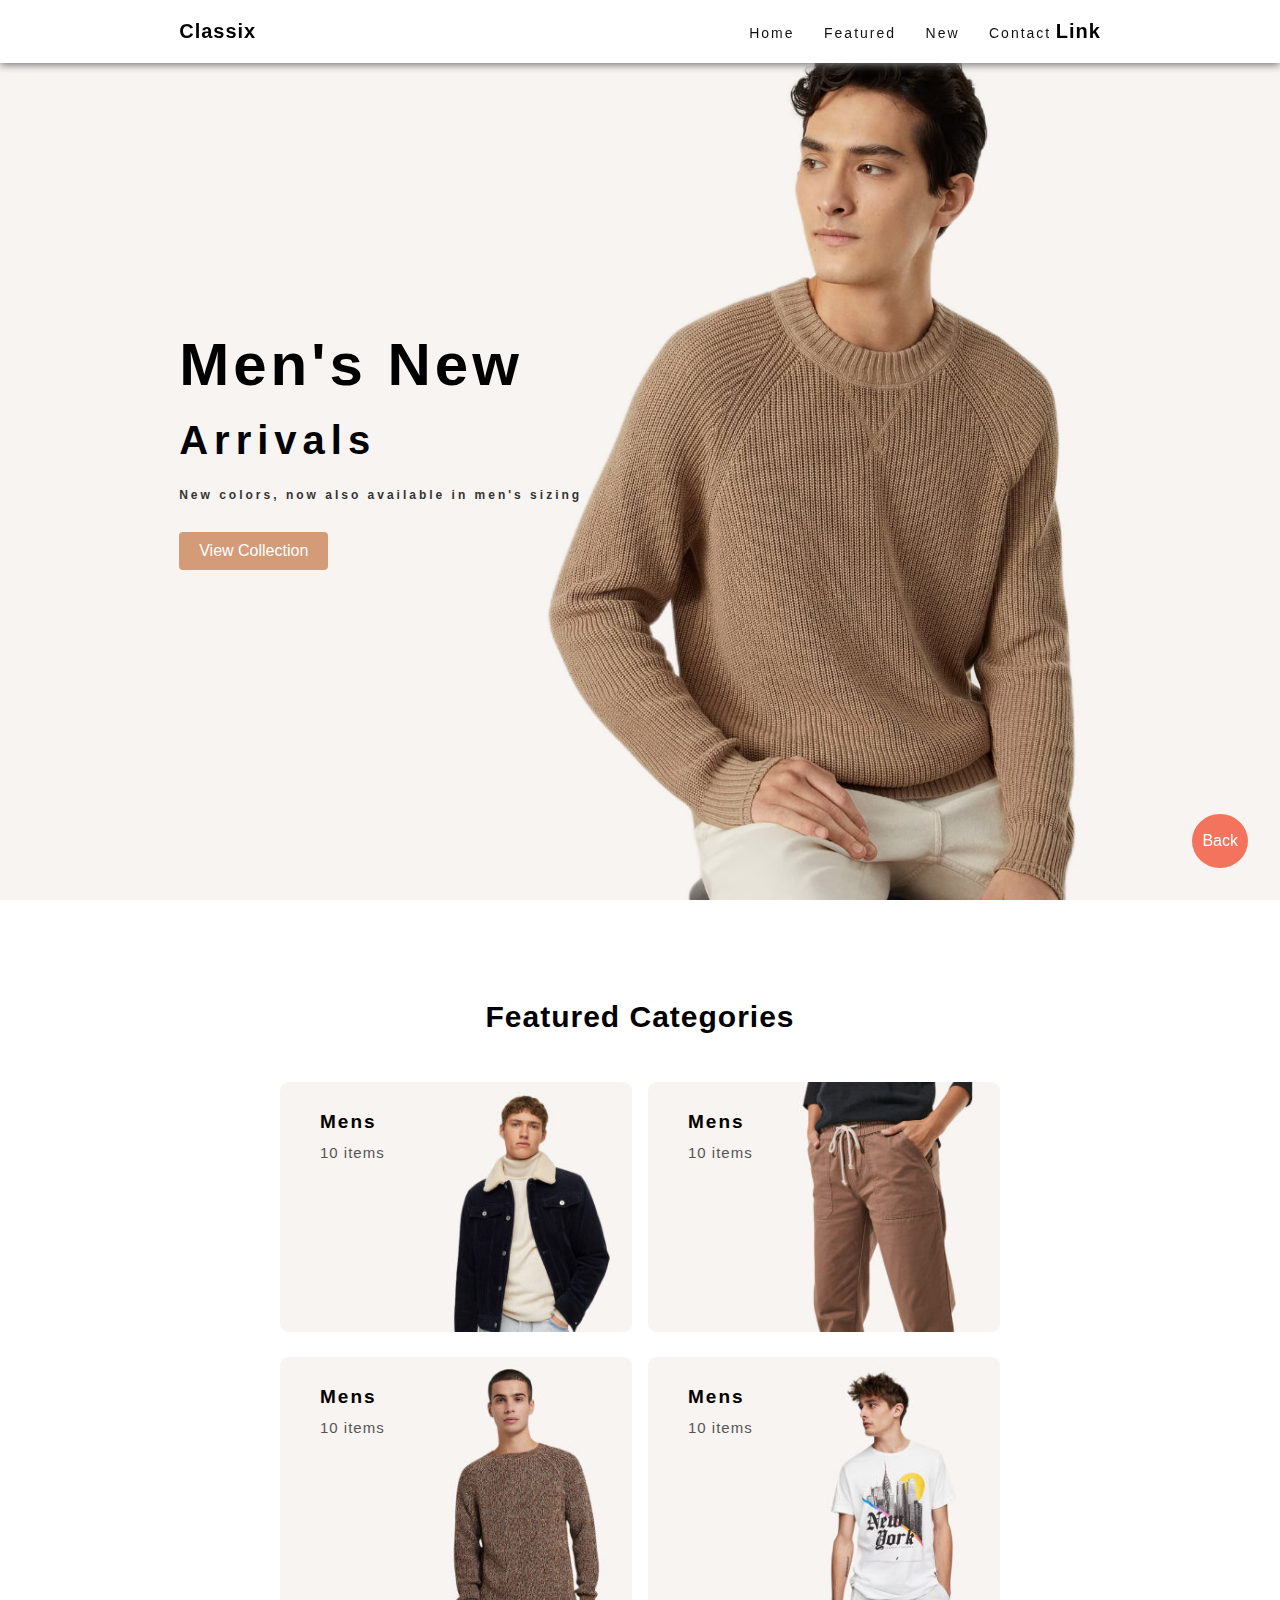
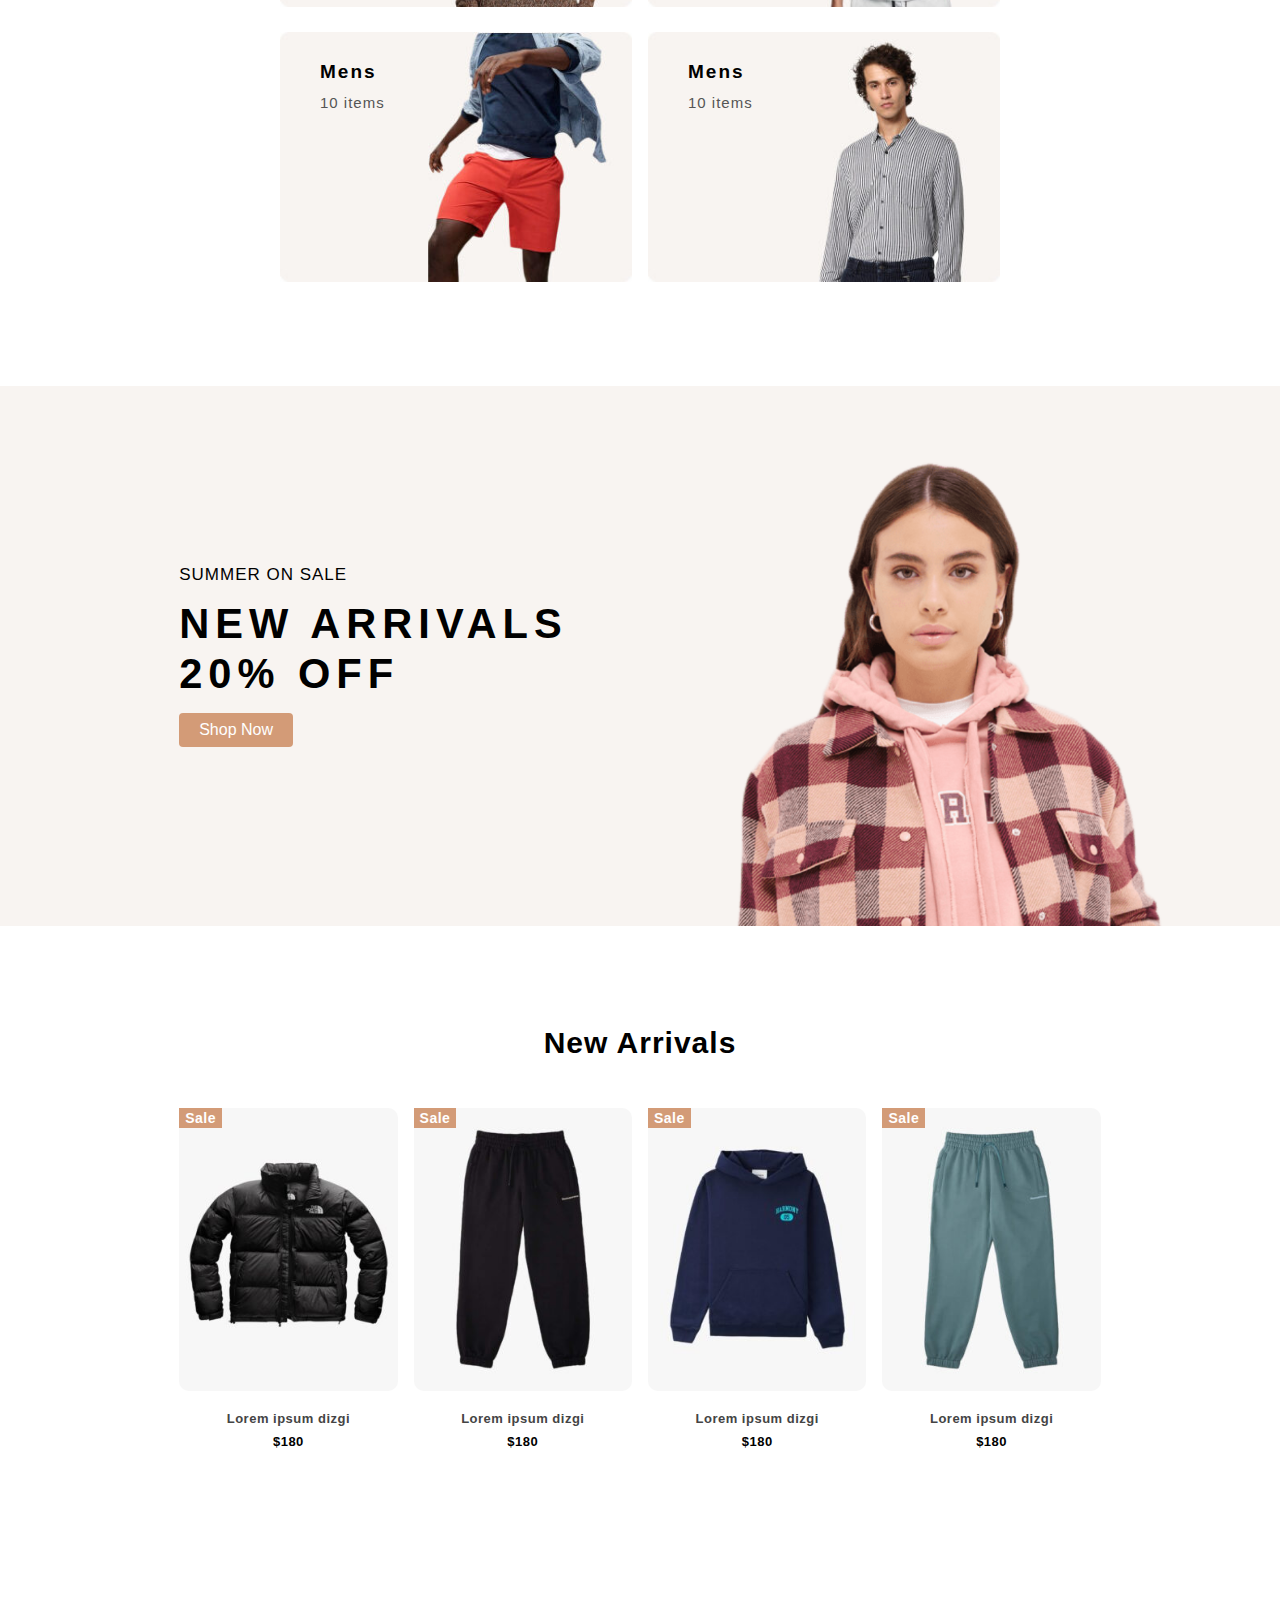
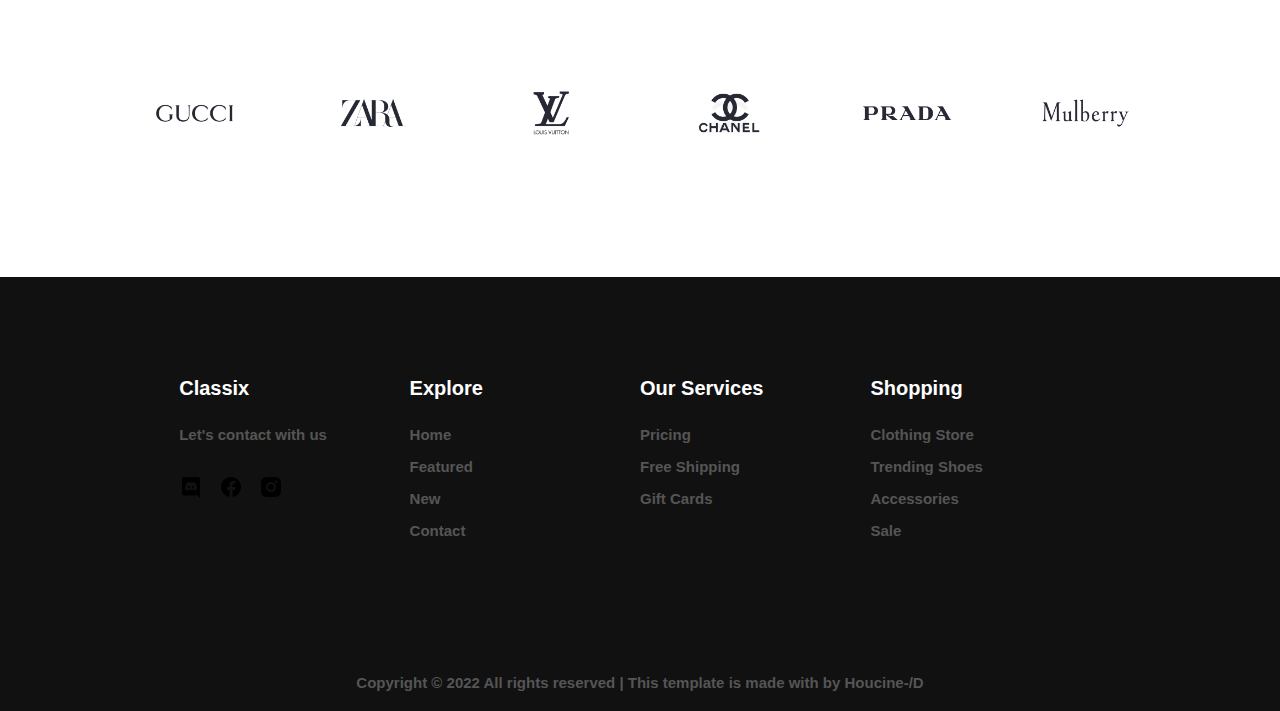
<file: index.html>
<!DOCTYPE html>
<html lang="en">
<head>
  <meta charset="UTF-8">
  <meta http-equiv="X-UA-Compatible" content="IE=edge">
  <meta name="viewport" content="width=device-width, initial-scale=1.0">
  <title>Ecommerce-Website</title>
  <link rel="stylesheet" href="Css/style.css">
</head>
<body>

  <!--Header start-->
  <header>
    <nav>
      <a href="#">Classix</a>
      <ul>
        <li><a href="#home">Home</a></li>
        <li><a href="#featured">Featured</a></li>
        <li><a href="#new">New</a></li>
        <li><a href="#contact">Contact</a></li>
        <a href="test.html">Link</a>
      </ul>
    </nav>
  </header>
  <!--Header End-->

  <!--Home start-->
  <section class="home" id="home">
    <div class="home-text">
      <h1>Men's New<br><span>Arrivals</span></h1>
      <h2>New colors, now also available in men's sizing</h2>
      <a class="btn" href="#">View Collection</a>
    </div>
  </section>
  <!--Home end-->

  <!--Featured start-->
  <section class="featured" id="featured">
    <div class="center-txt">
      <h1>Featured Categories</h1>
    </div>
    
    <div class="featured-content">
      <div>
        <img src="img/fea1.jpg">
        <h2>Mens<br><span>10 items</span></h2>
      </div>

      <div>
        <img src="img/fea2.jpg">
        <h2>Mens<br><span>10 items</span></h2>
      </div>

      <div>
        <img src="img/fea3.jpg">
        <h2>Mens<br><span>10 items</span></h2>
      </div>

      <div>
        <img src="img/fea4.jpg">
        <h2>Mens<br><span>10 items</span></h2>
      </div>

      <div>
        <img src="img/fea5.jpg">
        <h2>Mens<br><span>10 items</span></h2>
      </div>

      <div>
        <img src="img/fea6.jpg">
        <h2>Mens<br><span>10 items</span></h2>
      </div>
    </div>
  </section>
  <!--Featured end-->

  <!--cta start-->
  <section class="cta" >
    <div class="cta-txt">
      <h1>summer on sale</h1>
      <h2>NEW Arrivals <br> 20% OFF</h2>
      <a class="shop-btn" href="#">Shop Now</a>
    </div>
  </section>
    <!--cta end-->

  <!--New Arrivals start-->
  <section class="new-arrivals" id="new">
    <div class="center-txt">
      <h1>New Arrivals</h1>
    </div>

    <div class="arrivals-container">
      <div class="box">
        <img src="img/tren1.jpg">
        <div class="sale">
          <h2>Sale</h2>
        </div>
        <div class="box-txt">
          <h3>Lorem ipsum dizgi</h3>
          <p>$180</p>
        </div>
      </div>

      <div class="box">
        <img src="img/tren2.jpg">
        <div class="sale">
          <h2>Sale</h2>
        </div>
        <div class="box-txt">
          <h3>Lorem ipsum dizgi</h3>
          <p>$180</p>
        </div>
      </div>

      <div class="box">
        <img src="img/tren3.jpg">
        <div class="sale">
          <h2>Sale</h2>
        </div>
        <div class="box-txt">
          <h3>Lorem ipsum dizgi</h3>
          <p>$180</p>
        </div>
      </div>

      <div class="box">
        <img src="img/tren4.jpg">
        <div class="sale">
          <h2>Sale</h2>
        </div>
        <div class="box-txt">
          <h3>Lorem ipsum dizgi</h3>
          <p>$180</p>
        </div>
      </div>
    </div>
  </section>
  <!--New Arrivals end-->

    <!--brand start-->
    <section>
      <div class="brand-content">
        <img src="img/brand1.png">
        <img src="img/brand2.png">
        <img src="img/brand3.png">
        <img src="img/brand4.png">
        <img src="img/brand5.png">
        <img src="img/brand6.png">
      </div>
    </section>
    <!--brand end-->

    <!--Contact start-->
    <section class="contact" id="contact">

      <div class="main-contact">
          <h1>Classix</h1>
          <h2>Let's contact with us</h2>
          <div class="icons">
            <img src="Links/discord-fill.png">
            <img src="Links/facebook-circle-fill.png">
            <img src="Links/instagram-fill.png">
          </div>
        </div>

        <div class="main-contact">
          <h1>Explore</h1>
            <li><a href="#home">Home</a></li>
            <li><a href="#featured">Featured</a></li>
            <li><a href="#new">New</a></li>
            <li><a href="#contact">Contact</a></li>
        </div>

        <div class="main-contact">
          <h1>Our Services</h1>
          <li><a href="#">Pricing</a></li>
          <li><a href="#">Free Shipping</a></li>
          <li><a href="#">Gift Cards</a></li>
          </div>
        </div>

        <div class="main-contact">
          <h1>Shopping</h1>
          <li><a href="#">Clothing Store</a></li>
          <li><a href="#">Trending Shoes</a></li>
          <li><a href="#">Accessories</a></li>
          <li><a href="#">Sale</a></li>
          </div>
    </section>

    <div class="last-txt">
      <p>Copyright © 2022 All rights reserved | This template is made with by Houcine-/D </p>
    </div>
    <div class="back">
      <a href="#">Back</a>
    </div>
    <!--Contact end-->
</body>
</html>
</file>
<file: Css/style.css>
*{
  padding: 0;
  margin: 0;
  font-family: sans-serif;
  box-sizing: border-box;
  text-decoration: none;
  list-style: none;
  scroll-behavior: smooth;
}

/*header style*/
nav{
  display: flex;
  justify-content: space-between;
  align-items: center;
  position: fixed;
  top: 0;
  right: 0;
  left: 0;
	padding: 20px 14%;
  z-index: 999;
  background: transparent;
  box-shadow: 0px 2px 8px #777;
  background: #fff;
}

nav ul li{
  display: inline-block;
}

nav a{
  color: #000;
  font-size: 20px;
  font-weight: 600;
  letter-spacing: 1px;
}

nav ul li a{
  color: #111;
  font-size: 14px;
  font-weight: 400;
  letter-spacing: 2px;
  margin-left: 25px;
  transition: 0.2s;
}

nav ul li a:hover{
  color: #d39b77;
  cursor: pointer;
}

/*home style*/
section{
	padding: 100px 14%;
}

.home{
  min-height: 100vh;
  width: 100%;
  background: url(../img/background.jpg);
  background-size: cover;
  background-position: center top;
  position: relative;
  display: grid;
  grid-template-columns: repeat(1, 1fr);
  align-items: center;
}

.home-text h1{
  font-size: 60px;
  font-weight: bold;
  letter-spacing: 4px;
}

.home-text h1 span{
  font-size: 40px;
  letter-spacing: 6px;
}

.home-text h2{
  font-size: 12px;
  letter-spacing: 3px;
  margin-top: 20px;
  margin-bottom: 30px;
  color: #333;
}

.home-text a{
  display: inline-block;
  padding: 10px 20px;
  background-color: #d39b77;
  border-radius: 4px;
  color: #fff;
  transition: 0.5s;
  cursor: pointer;
}

.home-text a:hover{
  transform: translateY(-10px);
  background: #000;
}

/*Featured style*/

.center-txt{
  text-align: center;
}
.center-txt h1{
  font-size: 30px;
  font-weight: 600;
  letter-spacing: 1px;
}


.featured-content{
  display: flex;
  flex-direction: row;
  align-items: center;
  flex-wrap: wrap;
  justify-content: center;
  row-gap: 1.3rem;
  column-gap: 1rem;
  margin-top: 3rem;
}

.featured-content div{
  position: relative;
  transition: all .35s ease;
  cursor: pointer;
}

.featured-content div:hover{
  transform: scale(0.9)translateY(-5px);
}


.featured-content div img{
  height: auto;
  max-width: 352px;
}


.featured-content div h2{
  position: absolute;
  top: 25px;
  left: 40px;
  font-size: 19px;
  letter-spacing: 2px;
  line-height: 30px;
}

.featured-content div h2 span{
  color: #555;
  font-size: 15px;
  font-weight: 400;
  letter-spacing: 1px;
}

/*cta*/
.cta{
  width: 100%;
  height: 60vh;
  background: url(../img/ffffc.png);
  background-size: cover;
  background-position: center ;
  position: relative;
  display: flex;
  align-items: center;
}

.cta-txt h1{
  font-size: 17px;
  font-weight: 500;
  text-transform: uppercase;
  letter-spacing: 1px;
  margin-bottom: 14px;
}

.cta-txt h2{
  font-size: 2.6rem;
  letter-spacing: 6px;
  font-weight: 600;
  line-height: 1.2;
  text-transform: uppercase;
}

.shop-btn{
  margin-top: 14px;
  display: inline-block;
  background: #d39b77;
  padding: 8px 20px;
  border-radius: 4px;
  color: #fff;
  transition: 0.5s;
  cursor: pointer;
}
.shop-btn:hover{
  transform: translateY(-6px);
  background: #000;
}

/*New-Arrivals style*/

.arrivals-container{
  display: flex;
  flex-direction: row;
  align-items: center;
  justify-content: center;
  flex-wrap: nowrap;
  column-gap: 1rem;
  margin-top: 3rem;
}

.box{
  position: relative;
  text-align: center;
  transition: all .35s ease;
  cursor: pointer;
}
.box:hover{
  transform: scale(0.9)translateY(-5px);
}

.box img{
  height: auto;
  width: 100%;
  border-radius: 10px;
  margin-bottom: 1rem;
}

.box .sale{
  position: absolute;
  top: 0;
  left: 0;
}
.box .sale h2{
  background: #d39b77;
  padding: 2px 6px;
  color: #fff;
  font-size: 14px;
  font-weight: 600;
  letter-spacing: 0.5px;
}


.box .box-txt h3{
  color: #444;
  font-size: 13px;
  font-weight: 600;
  letter-spacing: 0.5px;
  margin-bottom: 0.5rem;
}
.box .box-txt p{
  font-size: 13px;
  font-weight: 700;
  letter-spacing: 0.5px;
}

/*brand style*/
.brand-content{
  display: flex;
  flex-direction: row;
  align-items: center;
  justify-content: center;
  flex-wrap: nowrap;
}
.brand-content img{
  height: 8rem;
}

/*contact style*/


.contact-content{
  display: flex;
  flex-direction: row;
  align-items: center;
  justify-content: space-between;
  flex-wrap: nowrap;
  column-gap: 5rem;
  background-color: lightblue;
}

.contact{
  background: #111;
  display: grid;
  grid-template-columns: repeat(auto-fit, minmax(200px, auto));
  gap: 2;
}

.main-contact h1{
  color: #fff;
  font-size: 20px;
  margin-bottom: 1.6rem;
}
.main-contact h2{
  font-size: 15px;
  font-weight: 600;
  color: #555;
}
.icons{
  display: flex;
  margin-top: 2rem;
}
.icons img{
  height: 24px;
  margin-right: 1rem;
  transition: all .35s ease;
  cursor: pointer;
}
.icons img:hover{
  transform: scale(0.9)translateY(-5px);
}

.main-contact li{
  margin-bottom: 15px;
}
.main-contact li a{
  display: block;
  font-size: 15px;
  font-weight: 600;
  color: #555;
  transition: all .35s ease;
}
.main-contact li a:hover{
  color: #fff;
  transform: translatex(-8px);
}

.last-txt{
  text-align: center;
  padding: 20px;
  background: #111;
}
.last-txt p{
  font-size: 15px;
  font-weight: 600;
  color: #555;
}

.back{
  position: fixed;
  bottom: 2rem;
  right: 2rem;
}
.back a{
  display: inline-block;
  padding: 18px 10px;
  border-radius: 50%;
  background-color: #f3735d;
  color: #fff;
  transition: 0.5s;
  cursor: pointer;
}
.back a:active{
  background: #000;
}
.back a:hover{
  transform: translatey(-8px);
}

@media(max-width: 1000px){
  nav{
    padding: 7px 4%;
    transition: .2s;
  }
  nav ul li a{
    padding: 14px 4%;
    transition: .2s;
  }
  section{
    padding: 80px 4%;
    transition: .2s;
  }
}
</file>
